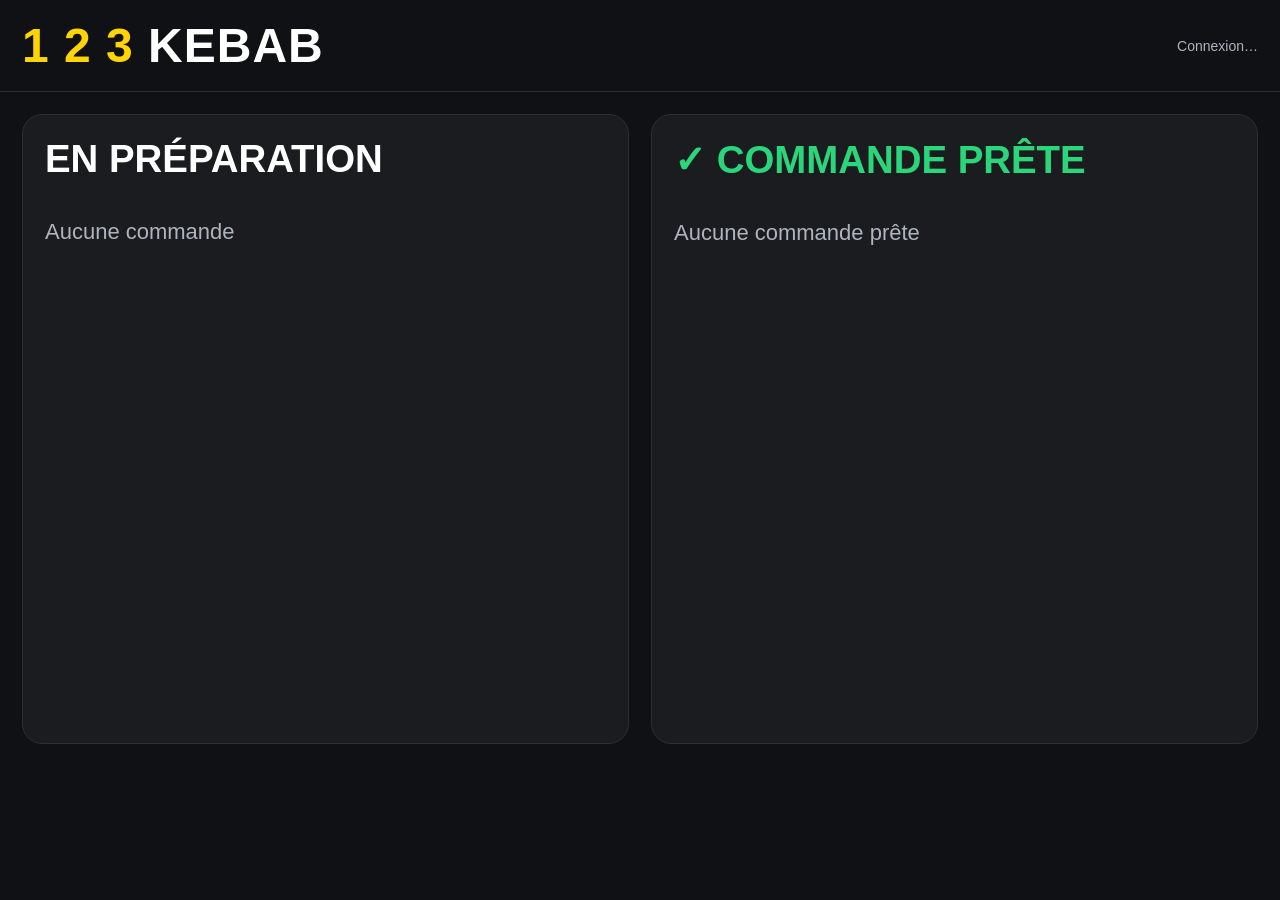
<file: index.html>
<!doctype html>
<html lang="fr">
<head>
<meta charset="utf-8">
<meta name="viewport" content="width=device-width,initial-scale=1,maximum-scale=1,user-scalable=no">
<title>1 2 3 KEBAB — Commandes</title>
<style>
:root{--bg:#101114;--panel:#1a1c20;--text:#fff;--muted:#aeb3bd;--yellow:#ffd400;--green:#2bd67b;--border:#2b2e34}
*{box-sizing:border-box}body{margin:0;font-family:Arial,Helvetica,sans-serif;background:var(--bg);color:var(--text)}
header{padding:18px 22px;border-bottom:1px solid var(--border);display:flex;align-items:center;justify-content:space-between}
.brand{font-size:clamp(24px,4vw,48px);font-weight:900;letter-spacing:1px}.brand span{color:var(--yellow)}
.status{font-size:14px;color:var(--muted)}.wrap{padding:22px;max-width:1400px;margin:auto}
.display-grid{display:grid;grid-template-columns:1fr 1fr;gap:22px}.col{background:var(--panel);border:1px solid var(--border);border-radius:20px;min-height:70vh;padding:22px}
.col h2{margin:0 0 18px;font-size:clamp(24px,3vw,42px)}.col.ready h2{color:var(--green)}
.numbers{display:grid;grid-template-columns:repeat(2,minmax(0,1fr));gap:18px;align-items:stretch}
.num{display:flex;align-items:center;justify-content:center;border-radius:18px;background:#23262c;min-width:0;min-height:180px;padding:12px;font-size:clamp(90px,10vw,180px);line-height:1;font-weight:900;overflow:hidden;white-space:nowrap}
.ready .num{background:#113421;border:2px solid var(--green)}.empty{color:var(--muted);font-size:22px;padding:20px 0}
.admin{max-width:700px;margin:0 auto}.card{background:var(--panel);border:1px solid var(--border);border-radius:20px;padding:18px;margin-bottom:18px}
.addrow{display:flex;gap:10px}input{flex:1;background:#0e0f12;color:#fff;border:1px solid var(--border);border-radius:14px;padding:18px;font-size:28px;font-weight:700;min-width:0}
button{border:0;border-radius:14px;padding:16px 18px;font-size:18px;font-weight:800;cursor:pointer}.add{background:var(--yellow);color:#111}
.order{display:flex;align-items:center;gap:10px;padding:12px 0;border-bottom:1px solid var(--border)}.order:last-child{border-bottom:0}.order .id{font-size:30px;font-weight:900;flex:1}
.readybtn{background:var(--green);color:#07150d}.delbtn{background:#392020;color:#fff}.reset{width:100%;background:#33201f;color:#fff}
.small{font-size:13px;color:var(--muted);margin-top:10px}.hidden{display:none!important}
.toast{position:fixed;left:50%;bottom:24px;transform:translateX(-50%);background:#000;padding:12px 16px;border-radius:12px;opacity:0;transition:.2s;pointer-events:none}.toast.show{opacity:1}
@media(max-width:760px){.display-grid{grid-template-columns:1fr}.col{min-height:42vh}.numbers{grid-template-columns:repeat(2,minmax(0,1fr))}.num{font-size:clamp(72px,18vw,130px);min-height:140px}}
</style>
</head>
<body>
<header><div class="brand"><span>1 2 3</span> KEBAB</div><div class="status" id="connection">Connexion…</div></header>
<main class="wrap">
<section id="displayView" class="display-grid">
<div class="col"><h2>EN PRÉPARATION</h2><div id="prepNums" class="numbers"></div></div>
<div class="col ready"><h2>✓ COMMANDE PRÊTE</h2><div id="readyNums" class="numbers"></div></div>
</section>
<section id="adminView" class="admin hidden">
<div class="card"><h2>Ajouter une commande</h2><div class="addrow"><input id="orderInput" inputmode="numeric" placeholder="Ex : 152"><button class="add" id="addBtn">AJOUTER</button></div><div class="small">Tape le numéro du ticket puis AJOUTER.</div></div>
<div class="card"><h2>En préparation</h2><div id="adminPrep"></div></div>
<div class="card"><h2>Prêtes</h2><div id="adminReady"></div></div>
<button class="reset" id="resetBtn">VIDER L’ÉCRAN</button>
</section>
</main>
<div class="toast" id="toast"></div>
<script>
const TOPIC="kebab-ready-fb3200639e8503a2ac60fd36";
const BASE="https://ntfy.sh/"+TOPIC;
const isAdmin=new URLSearchParams(location.search).get("admin")==="1";
let state={prep:[],ready:[],updated:0},lastReady=null;
const displayView=document.getElementById("displayView"),adminView=document.getElementById("adminView"),conn=document.getElementById("connection");
if(isAdmin){displayView.classList.add("hidden");adminView.classList.remove("hidden")}
function esc(s){return String(s).replace(/[&<>"']/g,c=>({"&":"&amp;","<":"&lt;",">":"&gt;",'"':"&quot;","'":"&#39;"}[c]))}
function safeState(s){if(!s||!Array.isArray(s.prep)||!Array.isArray(s.ready))return null;return{prep:s.prep.map(String).slice(0,50),ready:s.ready.map(String).slice(0,50),updated:Number(s.updated)||Date.now()}}
function render(){
 const prep=document.getElementById("prepNums"),ready=document.getElementById("readyNums");
 prep.innerHTML=state.prep.length?state.prep.map(n=>`<div class="num">${esc(n)}</div>`).join(""):`<div class="empty">Aucune commande</div>`;
 ready.innerHTML=state.ready.length?state.ready.map(n=>`<div class="num">${esc(n)}</div>`).join(""):`<div class="empty">Aucune commande prête</div>`;
 if(isAdmin){
  document.getElementById("adminPrep").innerHTML=state.prep.length?state.prep.map(n=>`<div class="order"><div class="id">#${esc(n)}</div><button class="readybtn" onclick="markReady('${n}')">PRÊT ✓</button><button class="delbtn" onclick="removeOrder('${n}')">✕</button></div>`).join(""):`<div class="empty">Aucune</div>`;
  document.getElementById("adminReady").innerHTML=state.ready.length?state.ready.map(n=>`<div class="order"><div class="id">#${esc(n)}</div><button class="delbtn" onclick="removeOrder('${n}')">SUPPRIMER</button></div>`).join(""):`<div class="empty">Aucune</div>`;
 }
}
function dingSpeak(n){
 try{const ctx=new(window.AudioContext||window.webkitAudioContext)(),o=ctx.createOscillator(),g=ctx.createGain();o.connect(g);g.connect(ctx.destination);o.frequency.value=880;g.gain.setValueAtTime(.0001,ctx.currentTime);g.gain.exponentialRampToValueAtTime(.25,ctx.currentTime+.02);g.gain.exponentialRampToValueAtTime(.0001,ctx.currentTime+.35);o.start();o.stop(ctx.currentTime+.36)}catch(e){}
 try{if("speechSynthesis"in window){speechSynthesis.cancel();const u=new SpeechSynthesisUtterance("Commande "+n+" prête");u.lang="fr-FR";u.rate=.9;speechSynthesis.speak(u)}}catch(e){}
}
function toast(t){const el=document.getElementById("toast");el.textContent=t;el.classList.add("show");setTimeout(()=>el.classList.remove("show"),1600)}

function xhrRequest(method,url,body,timeout){
 return new Promise((resolve,reject)=>{
  try{
   const x=new XMLHttpRequest();
   x.open(method,url,true);
   x.timeout=timeout||8000;
   x.onreadystatechange=()=>{if(x.readyState===4){if(x.status>=200&&x.status<300)resolve(x.responseText);else reject(new Error("HTTP "+x.status));}};
   x.onerror=()=>reject(new Error("network"));
   x.ontimeout=()=>reject(new Error("timeout"));
   if(method==="POST")x.setRequestHeader("Content-Type","text/plain;charset=utf-8");
   x.send(body||null);
  }catch(e){reject(e)}
 });
}
async function publish(){
 state.updated=Date.now();
 localStorage.setItem("orderState",JSON.stringify(state));
 render();
 try{
  await xhrRequest("POST",BASE,JSON.stringify(state),8000);
  conn.textContent="Synchronisé";
 }catch(e){
  conn.textContent="Hors ligne";
  toast("Pas de connexion");
 }
}
async function loadLatest(){
 try{
  const txt=await xhrRequest("GET",BASE+"/json?poll=1&since=latest&_="+Date.now(),null,8000);
  const lines=txt.trim().split("\n").filter(Boolean);
  for(let i=lines.length-1;i>=0;i--){
   try{
    const m=JSON.parse(lines[i]);
    if(m.event==="message"&&m.message){
     const s=safeState(JSON.parse(m.message));
     if(s){state=s;localStorage.setItem("orderState",JSON.stringify(state));break}
    }
   }catch(e){}
  }
 }catch(e){
  try{
   const s=safeState(JSON.parse(localStorage.getItem("orderState")));
   if(s)state=s;
  }catch(e2){}
 }
 render();
}
let pollBusy=false;
async function pollUpdates(){
 if(pollBusy)return;
 pollBusy=true;
 try{
  const txt=await xhrRequest("GET",BASE+"/json?poll=1&since=15s&_="+Date.now(),null,8000);
  const lines=txt.trim().split("\n").filter(Boolean);
  let newest=null;
  for(const line of lines){
   try{
    const m=JSON.parse(line);
    if(m.event==="message"&&m.message){
     const candidate=safeState(JSON.parse(m.message));
     if(candidate&&(!newest||candidate.updated>newest.updated))newest=candidate;
    }
   }catch(e){}
  }
  if(newest&&newest.updated>=state.updated){
   let nr=null;
   for(const n of newest.ready)if(!state.ready.includes(n))nr=n;
   state=newest;
   localStorage.setItem("orderState",JSON.stringify(state));
   render();
   if(!isAdmin&&nr&&nr!==lastReady){lastReady=nr;dingSpeak(nr)}
  }
  conn.textContent="Synchronisé";
 }catch(e){
  conn.textContent="Connexion…";
 }
 pollBusy=false;
}
window.markReady=n=>{state.prep=state.prep.filter(x=>x!==n);state.ready=[n,...state.ready.filter(x=>x!==n)].slice(0,20);publish()};
window.removeOrder=n=>{state.prep=state.prep.filter(x=>x!==n);state.ready=state.ready.filter(x=>x!==n);publish()};
if(isAdmin){
 document.getElementById("addBtn").onclick=()=>{const inp=document.getElementById("orderInput"),n=inp.value.trim();if(!n)return;if(state.prep.includes(n)||state.ready.includes(n))return toast("Numéro déjà présent");state.prep=[...state.prep,n];inp.value="";publish()};
 document.getElementById("orderInput").addEventListener("keydown",e=>{if(e.key==="Enter")document.getElementById("addBtn").click()});
 document.getElementById("resetBtn").onclick=()=>{if(confirm("Vider toutes les commandes ?")){state={prep:[],ready:[],updated:Date.now()};publish()}};
}
(async()=>{await loadLatest();await pollUpdates();setInterval(pollUpdates,2500)})();
</script>
</body>
</html>
</file>
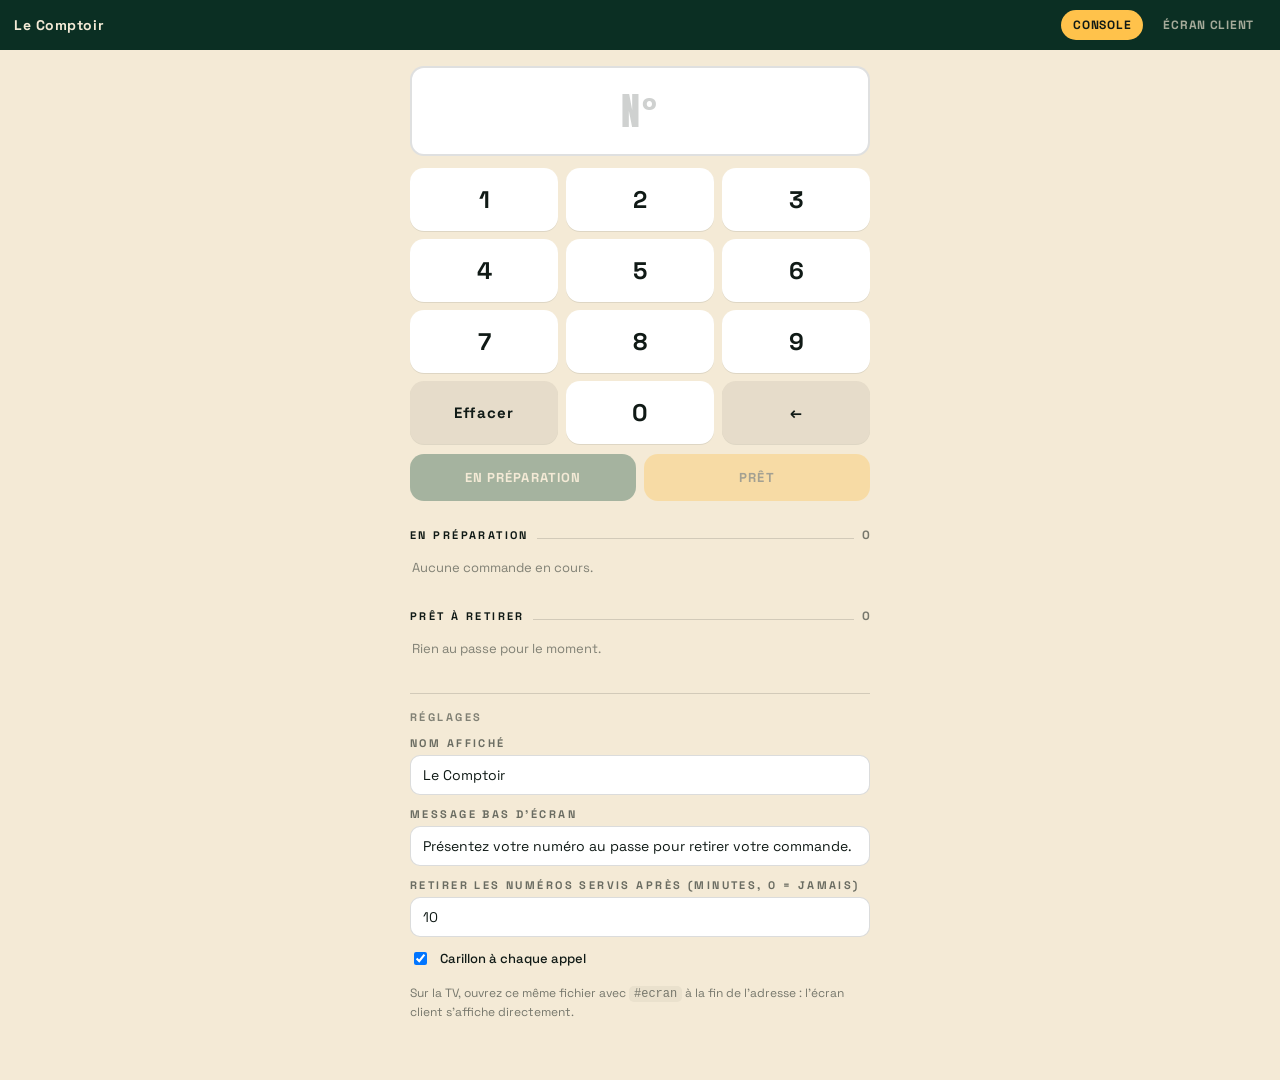
<file: appel-commandes.html>
<!DOCTYPE html>
<html lang="fr">
<head>
<meta charset="utf-8">
<meta name="viewport" content="width=device-width, initial-scale=1, viewport-fit=cover">
<meta name="theme-color" content="#0B2F23">
<meta name="apple-mobile-web-app-capable" content="yes">
<title>Appel des commandes</title>
<link rel="preconnect" href="https://fonts.googleapis.com">
<link href="https://fonts.googleapis.com/css2?family=Anton&family=Space+Grotesk:wght@400;500;700&display=swap" rel="stylesheet">
<style>
:root{--ink:#101A16;--green:#14503C;--deep:#0B2F23;--ivory:#F4EAD6;--amber:#FFC24B}
*{box-sizing:border-box}
html,body{margin:0;height:100%}
body{font-family:'Space Grotesk',ui-sans-serif,system-ui,-apple-system,sans-serif;-webkit-font-smoothing:antialiased;background:var(--ivory)}
button{font-family:inherit;cursor:pointer;border:none}
button:focus-visible,input:focus-visible{outline:3px solid var(--amber);outline-offset:2px}
.num{font-family:'Anton',Impact,'Haettenschweiler','Arial Narrow',sans-serif;letter-spacing:.02em;font-weight:400}
.eyebrow{font-size:11px;font-weight:700;letter-spacing:.22em;text-transform:uppercase}
.hidden{display:none!important}

.topbar{display:flex;align-items:center;gap:8px;padding:10px 14px;background:var(--deep);color:var(--ivory);position:sticky;top:0;z-index:5}
.topbar .brand{flex:1;font-weight:700;letter-spacing:.04em;font-size:14px;overflow:hidden;text-overflow:ellipsis;white-space:nowrap}
.tab{background:transparent;color:#F4EAD6AA;padding:7px 12px;border-radius:999px;font-size:12px;font-weight:700;letter-spacing:.06em;text-transform:uppercase}
.tab.on{background:var(--amber);color:var(--ink)}

.console{background:var(--ivory);color:var(--ink);min-height:100vh;padding:16px 14px 48px}
.wrap{max-width:460px;margin:0 auto}
#input{width:100%;background:#fff;border:2px solid #101A1622;border-radius:14px;padding:14px 16px;font-size:38px;text-align:center;color:var(--ink);font-family:'Anton',Impact,sans-serif;letter-spacing:.06em}
#input::placeholder{color:#101A1633}
.pad{display:grid;grid-template-columns:repeat(3,1fr);gap:8px;margin-top:12px}
.key{background:#fff;color:var(--ink);border-radius:14px;padding:16px 0;font-size:24px;font-weight:700;box-shadow:0 1px 0 #101A1618;transition:transform .06s ease,background .12s}
.key:active{transform:translateY(1px);background:#101A160D}
.key.wipe{background:#101A1610;font-size:15px;letter-spacing:.06em}
.actions{display:grid;grid-template-columns:1fr 1fr;gap:8px;margin-top:10px}
.btn{border-radius:14px;padding:15px 10px;font-weight:700;font-size:13px;letter-spacing:.08em;text-transform:uppercase;transition:opacity .15s}
.btn:disabled{opacity:.35;cursor:not-allowed}
.btn-prep{background:var(--green);color:var(--ivory)}
.btn-ready{background:var(--amber);color:var(--ink)}
.sect{display:flex;align-items:baseline;gap:8px;margin:26px 0 10px}
.sect .rule{flex:1;height:1px;background:#101A1626}
.count{font-weight:700;font-size:12px;opacity:.55}
.rows{display:flex;flex-wrap:wrap;gap:8px}
.row{display:flex;align-items:center;gap:10px;background:#fff;border-radius:12px;padding:8px 10px 8px 14px;box-shadow:0 1px 0 #101A1614}
.row.rd{background:var(--amber);box-shadow:none}
.row .n{font-size:26px;line-height:1}
.row .meta{font-size:11px;opacity:.55;min-width:34px}
.mini{border-radius:9px;padding:8px 11px;font-size:11px;font-weight:700;letter-spacing:.06em;text-transform:uppercase;background:var(--ink);color:var(--ivory)}
.mini.ghost{background:#101A1614;color:var(--ink)}
.empty{font-size:13px;opacity:.5;padding:6px 2px;margin:0}
.settings{margin-top:30px;border-top:1px solid #101A1626;padding-top:16px}
.field{display:block;margin-bottom:12px}
.field span{display:block;margin-bottom:5px;opacity:.6}
.field input{width:100%;background:#fff;border:1px solid #101A1626;border-radius:10px;padding:10px 12px;font-size:14px;color:var(--ink);font-family:inherit}
.toggle{display:flex;align-items:center;gap:10px;font-size:13px;font-weight:500}
.hint{font-size:12px;opacity:.55;line-height:1.5;margin-top:16px}
.hint code{background:#101A1614;padding:1px 5px;border-radius:5px}

.screen{background:var(--deep);color:var(--ivory);min-height:100vh;display:flex;flex-direction:column;overflow:hidden}
.screen-head{display:flex;align-items:center;justify-content:space-between;gap:14px;padding:20px 32px 12px;border-bottom:1px solid #F4EAD622}
.screen-head h1{margin:0;font-size:clamp(20px,3vw,34px);font-weight:700;letter-spacing:.04em}
.clock{font-size:clamp(18px,2.4vw,30px);font-variant-numeric:tabular-nums;opacity:.8}
.cols{flex:1;display:grid;grid-template-columns:1fr 1.4fr}
.col{padding:18px 26px;min-width:0}
.col+.col{border-left:1px solid #F4EAD622}
.col h2{margin:0 0 14px;font-size:clamp(11px,1.2vw,15px);font-weight:700;letter-spacing:.24em;text-transform:uppercase;opacity:.62}
.grid{display:flex;flex-wrap:wrap;gap:10px;align-content:flex-start}
.chip{border:2px solid #F4EAD644;border-radius:14px;padding:6px 16px;font-size:clamp(28px,4.4vw,58px);line-height:1.1;opacity:.72}
.chip.rd{border-color:transparent;background:var(--amber);color:var(--ink);opacity:1;padding:6px 22px;font-size:clamp(38px,6.6vw,96px);animation:flip .55s cubic-bezier(.2,.7,.2,1) both}
@keyframes flip{from{transform:rotateX(-90deg);opacity:0}to{transform:rotateX(0);opacity:1}}
.ticker{padding:12px 32px;border-top:1px solid #F4EAD622;font-size:clamp(12px,1.4vw,18px);letter-spacing:.06em;opacity:.75}
.screen-empty{font-size:clamp(13px,1.4vw,18px);opacity:.45;margin:0}
.fs{background:#F4EAD61A;color:var(--ivory);border-radius:999px;padding:8px 14px;font-size:11px;font-weight:700;letter-spacing:.1em;text-transform:uppercase}
#callout{position:fixed;inset:0;background:var(--amber);color:var(--ink);z-index:20;display:flex;flex-direction:column;align-items:center;justify-content:center;animation:in .3s ease both}
@keyframes in{from{opacity:0;transform:scale(.96)}to{opacity:1;transform:scale(1)}}
#callout .lbl{font-size:clamp(12px,1.8vw,22px);font-weight:700;letter-spacing:.3em;text-transform:uppercase}
#callout .big{font-size:clamp(110px,32vw,420px);line-height:.9;margin-top:8px}
@media(max-width:720px){.cols{grid-template-columns:1fr}.col+.col{border-left:none;border-top:1px solid #F4EAD622}}
@media(prefers-reduced-motion:reduce){*{animation:none!important;transition:none!important}}
</style>
</head>
<body>

<div class="topbar">
  <span class="brand" id="brandTop">Le Comptoir</span>
  <button class="tab on" id="tabConsole">Console</button>
  <button class="tab" id="tabScreen">Écran client</button>
</div>

<!-- ================= CONSOLE ================= -->
<section id="viewConsole" class="console">
  <div class="wrap">
    <input id="input" placeholder="N°" autocomplete="off" aria-label="Numéro de commande">
    <div class="pad" id="pad"></div>
    <div class="actions">
      <button class="btn btn-prep" id="addPrep" disabled>En préparation</button>
      <button class="btn btn-ready" id="addReady" disabled>Prêt</button>
    </div>

    <div class="sect"><span class="eyebrow">En préparation</span><span class="rule"></span><span class="count" id="cPrep">0</span></div>
    <div class="rows" id="listPrep"></div>

    <div class="sect"><span class="eyebrow">Prêt à retirer</span><span class="rule"></span><span class="count" id="cReady">0</span></div>
    <div class="rows" id="listReady"></div>

    <div class="settings">
      <p class="eyebrow" style="opacity:.5;margin:0 0 12px">Réglages</p>
      <label class="field"><span class="eyebrow">Nom affiché</span><input type="text" id="setName"></label>
      <label class="field"><span class="eyebrow">Message bas d'écran</span><input type="text" id="setMsg"></label>
      <label class="field"><span class="eyebrow">Retirer les numéros servis après (minutes, 0 = jamais)</span><input type="number" min="0" id="setClear"></label>
      <label class="toggle"><input type="checkbox" id="setSound"> Carillon à chaque appel</label>
      <p class="hint">Sur la TV, ouvrez ce même fichier avec <code>#ecran</code> à la fin de l'adresse : l'écran client s'affiche directement.</p>
    </div>
  </div>
</section>

<!-- ================= ÉCRAN CLIENT ================= -->
<section id="viewScreen" class="screen hidden">
  <div class="screen-head">
    <h1 id="brandScreen">Le Comptoir</h1>
    <div style="display:flex;align-items:center;gap:14px">
      <span class="clock" id="clock"></span>
      <button class="fs" id="fsBtn">Plein écran</button>
    </div>
  </div>
  <div class="cols">
    <div class="col"><h2>En préparation</h2><div class="grid" id="scPrep"></div></div>
    <div class="col"><h2>Prêt à retirer</h2><div class="grid" id="scReady"></div></div>
  </div>
  <div class="ticker" id="ticker"></div>
</section>

<script>
(function(){
"use strict";
var KEY="orderboard.v1";
var DEFAULTS={name:"Le Comptoir",message:"Présentez votre numéro au passe pour retirer votre commande.",sound:true,autoClear:10};
var state={orders:[],settings:Object.assign({},DEFAULTS)};
var view="console", knownReady={}, lastRaw="", audioCtx=null, calloutTimer=null;
var $=function(id){return document.getElementById(id)};

/* ---------- stockage ---------- */
function load(){
  try{
    var raw=localStorage.getItem(KEY);
    if(!raw) return;
    lastRaw=raw;
    var d=JSON.parse(raw);
    state.orders=d.orders||[];
    state.settings=Object.assign({},DEFAULTS,d.settings||{});
  }catch(e){}
}
function save(){
  try{
    lastRaw=JSON.stringify(state);
    localStorage.setItem(KEY,lastRaw);
    if(chan) chan.postMessage(lastRaw);
  }catch(e){}
}
var chan=null;
try{ chan=new BroadcastChannel("orderboard"); chan.onmessage=function(e){ apply(e.data) }; }catch(e){}
window.addEventListener("storage",function(e){ if(e.key===KEY) apply(e.newValue) });
setInterval(function(){ try{ apply(localStorage.getItem(KEY)) }catch(e){} },1500);

function apply(raw){
  if(!raw||raw===lastRaw) return;
  try{
    var d=JSON.parse(raw);
    lastRaw=raw;
    state.orders=d.orders||[];
    state.settings=Object.assign({},DEFAULTS,d.settings||{});
    render();
  }catch(e){}
}

/* ---------- son ---------- */
function chime(){
  if(!state.settings.sound) return;
  try{
    if(!audioCtx) audioCtx=new (window.AudioContext||window.webkitAudioContext)();
    if(audioCtx.state==="suspended") audioCtx.resume();
    [[880,0],[1318.5,.16]].forEach(function(p){
      var o=audioCtx.createOscillator(), g=audioCtx.createGain(), t=audioCtx.currentTime+p[1];
      o.type="sine"; o.frequency.value=p[0];
      g.gain.setValueAtTime(.0001,t);
      g.gain.exponentialRampToValueAtTime(.28,t+.02);
      g.gain.exponentialRampToValueAtTime(.0001,t+.9);
      o.connect(g); g.connect(audioCtx.destination);
      o.start(t); o.stop(t+1);
    });
  }catch(e){}
}

/* ---------- actions ---------- */
function mins(t){ return Math.max(0,Math.floor((Date.now()-t)/60000)) }
function add(status){
  var n=$("input").value.trim().toUpperCase();
  if(!n) return;
  if(!state.orders.some(function(o){return o.number===n})){
    state.orders.push({id:Date.now()+"-"+n,number:n,status:status,createdAt:Date.now(),readyAt:status==="ready"?Date.now():null});
  }
  $("input").value=""; save(); render();
}
function markReady(id){
  state.orders.forEach(function(o){ if(o.id===id){o.status="ready";o.readyAt=Date.now()} });
  save(); render();
}
function remove(id){
  state.orders=state.orders.filter(function(o){return o.id!==id});
  save(); render();
}

/* ---------- rendu ---------- */
function render(){
  var prep=state.orders.filter(function(o){return o.status==="preparing"});
  var ready=state.orders.filter(function(o){return o.status==="ready"}).sort(function(a,b){return a.readyAt-b.readyAt});

  $("brandTop").textContent=state.settings.name;
  $("brandScreen").textContent=state.settings.name;
  $("ticker").textContent=state.settings.message;

  /* console */
  $("cPrep").textContent=prep.length;
  $("cReady").textContent=ready.length;
  var lp=$("listPrep"); lp.innerHTML="";
  if(!prep.length) lp.innerHTML='<p class="empty">Aucune commande en cours.</p>';
  prep.forEach(function(o){
    var d=document.createElement("div"); d.className="row";
    d.innerHTML='<span class="num n"></span><span class="meta">'+mins(o.createdAt)+' min</span>';
    d.firstChild.textContent=o.number;
    var b=document.createElement("button"); b.className="mini"; b.textContent="Prêt";
    b.onclick=function(){markReady(o.id)};
    var x=document.createElement("button"); x.className="mini ghost"; x.textContent="✕";
    x.setAttribute("aria-label","Annuler"); x.onclick=function(){remove(o.id)};
    d.appendChild(b); d.appendChild(x); lp.appendChild(d);
  });
  var lr=$("listReady"); lr.innerHTML="";
  if(!ready.length) lr.innerHTML='<p class="empty">Rien au passe pour le moment.</p>';
  ready.forEach(function(o){
    var d=document.createElement("div"); d.className="row rd";
    d.innerHTML='<span class="num n"></span><span class="meta">'+mins(o.readyAt)+' min</span>';
    d.firstChild.textContent=o.number;
    var b=document.createElement("button"); b.className="mini"; b.textContent="Servi";
    b.onclick=function(){remove(o.id)};
    d.appendChild(b); lr.appendChild(d);
  });

  /* écran client */
  var sp=$("scPrep"); sp.innerHTML="";
  if(!prep.length) sp.innerHTML='<p class="screen-empty">—</p>';
  prep.forEach(function(o){
    var s=document.createElement("span"); s.className="chip num"; s.textContent=o.number; sp.appendChild(s);
  });
  var sr=$("scReady"); sr.innerHTML="";
  if(!ready.length) sr.innerHTML='<p class="screen-empty">Les numéros s\'affichent ici dès qu\'une commande est prête.</p>';
  ready.forEach(function(o){
    var s=document.createElement("span"); s.className="chip rd num"; s.textContent=o.number; sr.appendChild(s);
  });

  /* appel : carillon + plein écran sur le numéro */
  var fresh=ready.filter(function(o){return !knownReady[o.id]});
  ready.forEach(function(o){knownReady[o.id]=1});
  if(fresh.length){
    chime();
    if(view==="screen") callout(fresh[fresh.length-1].number);
  }
}

function callout(n){
  var old=$("callout"); if(old) old.remove();
  clearTimeout(calloutTimer);
  var d=document.createElement("div"); d.id="callout";
  d.innerHTML='<span class="lbl">Commande prête</span><span class="big num"></span>';
  d.lastChild.textContent=n;
  d.onclick=function(){d.remove()};
  document.body.appendChild(d);
  calloutTimer=setTimeout(function(){ if(d.parentNode) d.remove() },4000);
}

/* ---------- vues ---------- */
function setView(v){
  view=v;
  $("viewConsole").classList.toggle("hidden",v!=="console");
  $("viewScreen").classList.toggle("hidden",v!=="screen");
  $("tabConsole").classList.toggle("on",v==="console");
  $("tabScreen").classList.toggle("on",v==="screen");
  document.body.style.background=v==="screen"?"var(--deep)":"var(--ivory)";
  if(v==="screen") chime();
}
$("tabConsole").onclick=function(){setView("console")};
$("tabScreen").onclick=function(){setView("screen")};
$("fsBtn").onclick=function(){
  try{ document.fullscreenElement?document.exitFullscreen():document.documentElement.requestFullscreen() }catch(e){}
};

/* ---------- pavé ---------- */
var keys=["1","2","3","4","5","6","7","8","9","Effacer","0","←"];
keys.forEach(function(k){
  var b=document.createElement("button");
  b.className="key"+(k==="Effacer"||k==="←"?" wipe":"");
  b.textContent=k;
  b.onclick=function(){
    var i=$("input");
    if(k==="Effacer") i.value="";
    else if(k==="←") i.value=i.value.slice(0,-1);
    else i.value=(i.value+k).slice(0,6);
    syncButtons();
  };
  $("pad").appendChild(b);
});
function syncButtons(){
  var empty=!$("input").value.trim();
  $("addPrep").disabled=empty; $("addReady").disabled=empty;
}
$("input").addEventListener("input",function(){ this.value=this.value.slice(0,6).toUpperCase(); syncButtons() });
$("input").addEventListener("keydown",function(e){ if(e.key==="Enter") add("preparing") });
$("addPrep").onclick=function(){add("preparing")};
$("addReady").onclick=function(){add("ready")};

/* ---------- réglages ---------- */
function bindSettings(){
  $("setName").value=state.settings.name;
  $("setMsg").value=state.settings.message;
  $("setClear").value=state.settings.autoClear;
  $("setSound").checked=state.settings.sound;
}
$("setName").oninput=function(){state.settings.name=this.value;save();render()};
$("setMsg").oninput=function(){state.settings.message=this.value;save();render()};
$("setClear").oninput=function(){state.settings.autoClear=Number(this.value)||0;save()};
$("setSound").onchange=function(){state.settings.sound=this.checked;save()};

/* ---------- horloge, retrait auto ---------- */
function tick(){
  $("clock").textContent=new Date().toLocaleTimeString("fr-FR",{hour:"2-digit",minute:"2-digit"});
  var lim=(state.settings.autoClear||0)*60000;
  if(lim){
    var before=state.orders.length;
    state.orders=state.orders.filter(function(o){return o.status!=="ready"||Date.now()-o.readyAt<lim});
    if(state.orders.length!==before) save();
  }
  render();
}
setInterval(tick,15000);

/* ---------- démarrage ---------- */
load();
state.orders.filter(function(o){return o.status==="ready"}).forEach(function(o){knownReady[o.id]=1});
bindSettings();
if(location.hash.indexOf("ecran")>-1||location.hash.indexOf("screen")>-1) setView("screen");
render(); tick(); syncButtons();
})();
</script>
</body>
</html>
</file>
